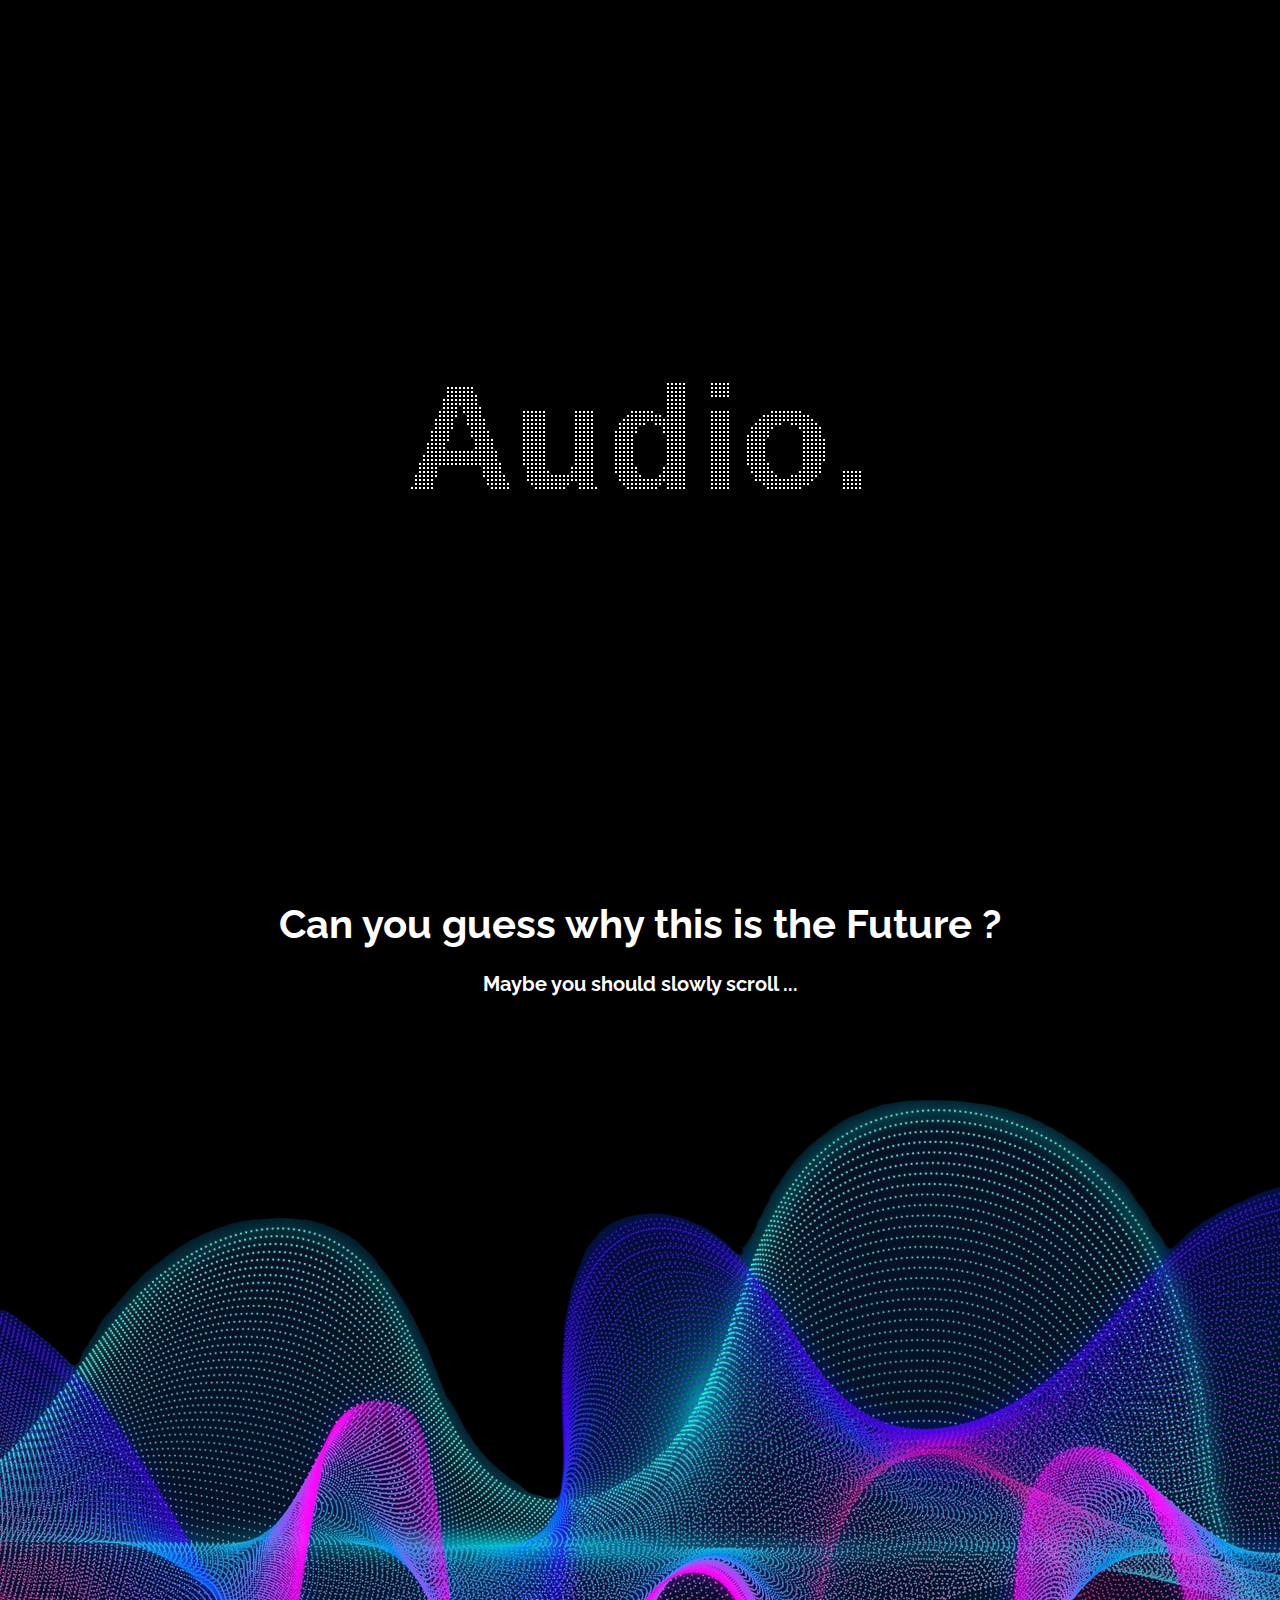
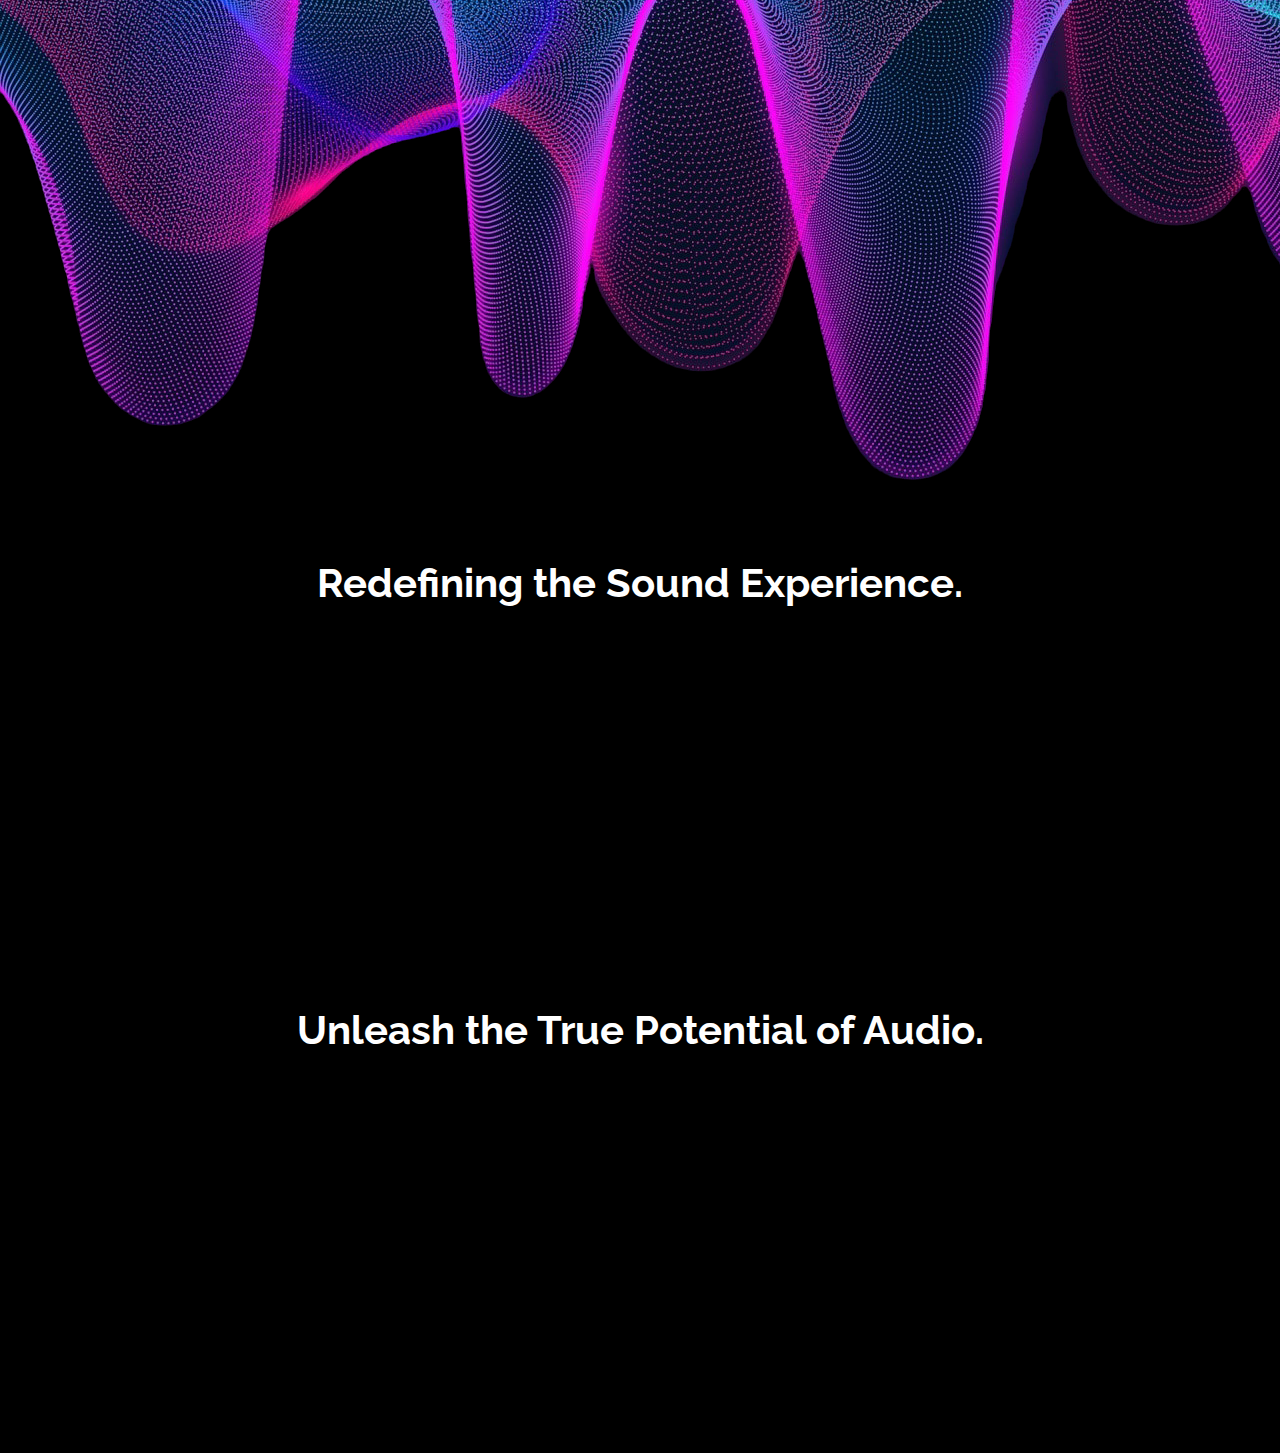
<file: index3.html>
<!DOCTYPE html>
<html lang="en">
<head>
  <meta charset="UTF-8">
  <title>The Future is here.</title>
  <link rel="stylesheet" href="style2.css" />
</head>
<body>
  <div>
    <canvas></canvas>
  </div>
  <h1 class="thirdPageTitles" id="question">Can you guess why this is the Future ?</h1>
  <div style="height: 25px;"></div>
  <h1 class="thirdPageTitles" id="scrollCompose">Maybe you should slowly scroll ...</h1>
  <div style="height: 100px;"></div>
  <img src="../images/sound.png" alt="Sound" id="sound">

  <h1 class="thirdPageTitles">Redefining the Sound Experience.</h1>
  <div style="height: 400px;"></div>
  <h1 class="thirdPageTitles">Unleash the True Potential of Audio.</h1>
  <div style="height: 400px;"></div>
  <audio id="background-audio" loop>
    <source src="../audio/backgroundSound.mp3" type="audio/mpeg"> <!-- Assicurati che il percorso sia corretto -->
    Il tuo browser non supporta l'elemento audio.
  </audio>

  <script src="future2.js"></script>
</body>
</html>
</file>
<file: style2.css>
@import url('https://fonts.googleapis.com/css?family=Raleway:300,400');


body {
    background: #000;
    color: #fff;
    margin: 0;
    overflow: auto;
    overflow-x: hidden;
}
canvas {
    display: block; 
    /*metti cursore*/
    cursor: pointer;
}

audio {
    display: none; 
}

.thirdPageTitles {
    font-family: 'Raleway', sans-serif;
    font-size: 40px;
    margin: 0;
    align-items: center;
    text-align: center;
}

#scrollCompose{
    font-size : 20px;
}
</file>
